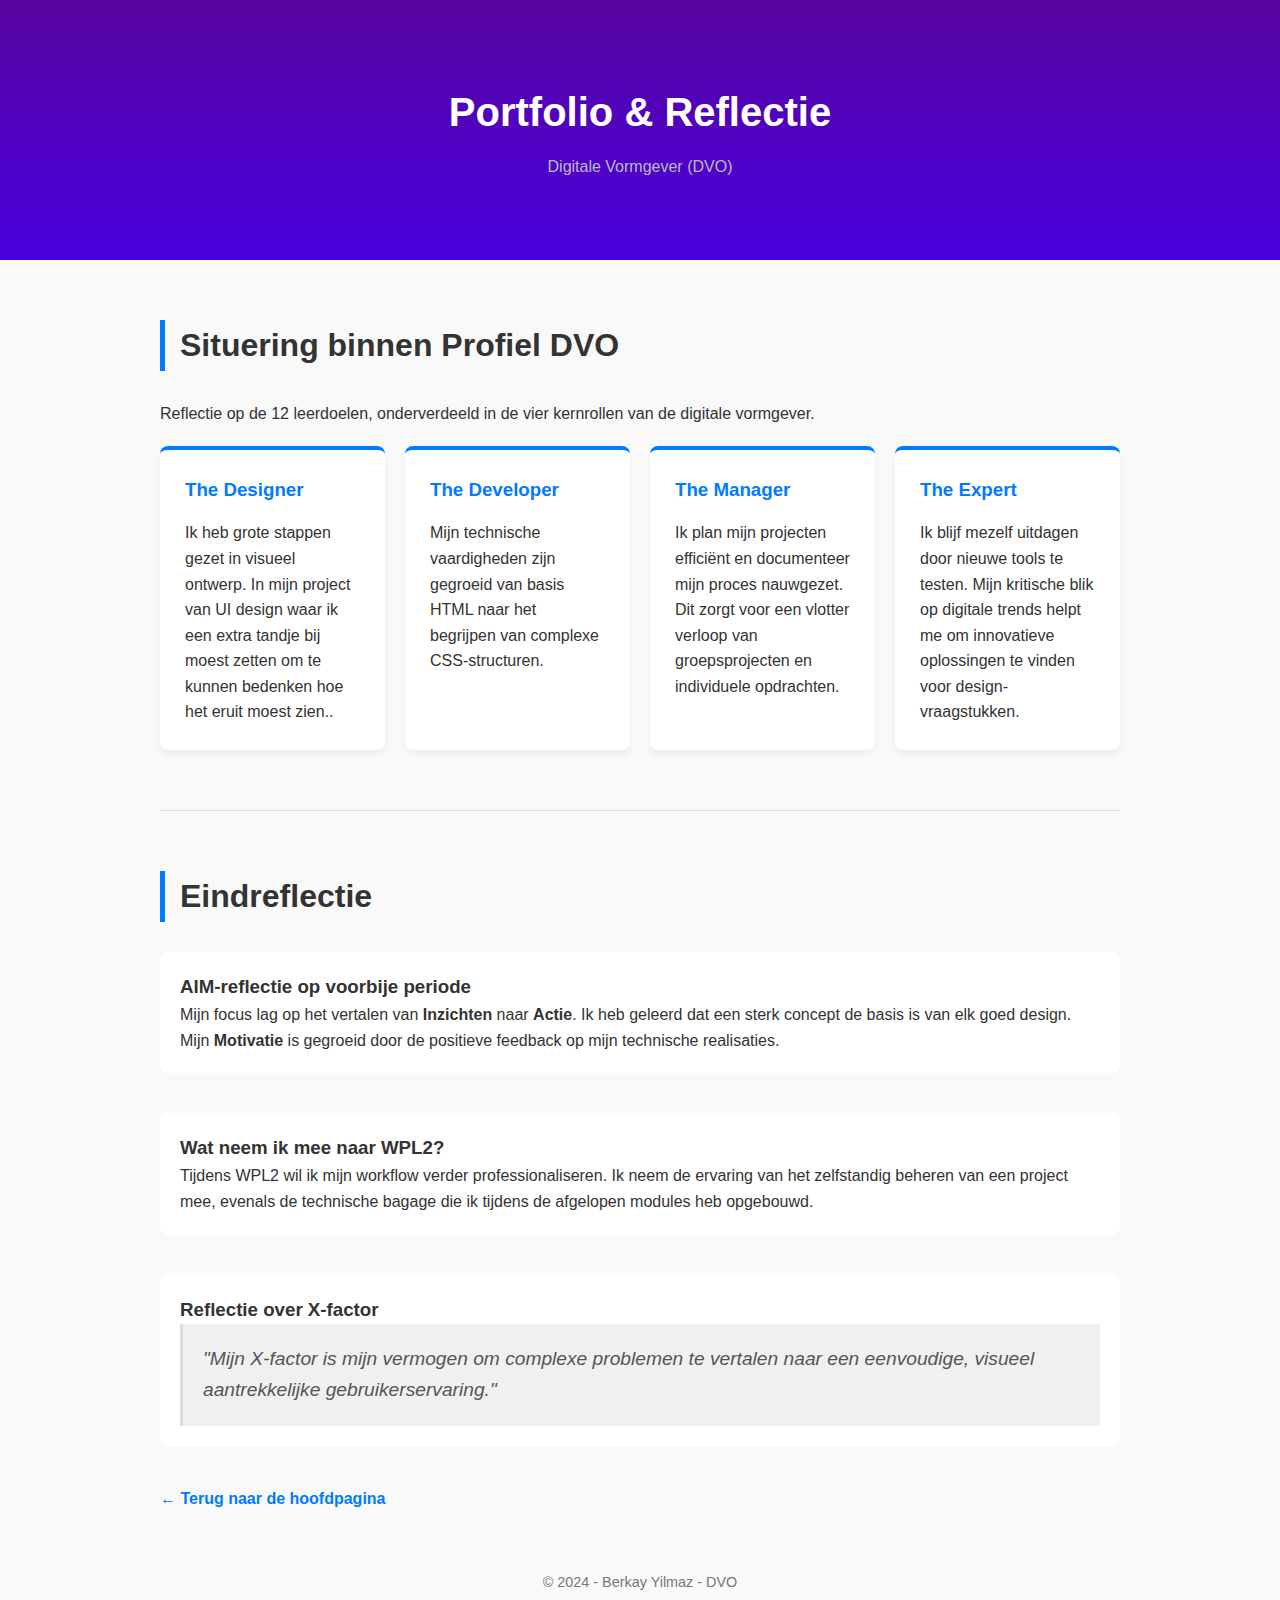
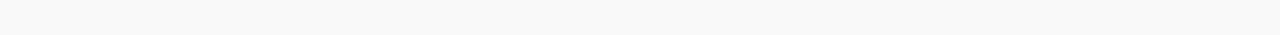
<file: portfolio/Index.html>
<!DOCTYPE html>
<html lang="nl">
<head>
    <meta charset="UTF-8">
    <meta name="viewport" content="width=device-width, initial-scale=1.0">
    <title>Portfolio | Situering & Reflectie</title>
    <link rel="stylesheet" href="Portfolio.css">
</head>
<body>

<header>
    <div class="container">
        <h1>Portfolio & Reflectie</h1>
        <p class="subtitle">Digitale Vormgever (DVO)</p>
    </div>
</header>

<main class="container">
    <section id="leerdoelen">
        <h2>Situering binnen Profiel DVO</h2>
        <p>Reflectie op de 12 leerdoelen, onderverdeeld in de vier kernrollen van de digitale vormgever.</p>

        <div class="grid">
            <div class="card">
                <h3>The Designer</h3>
                <p>Ik heb grote stappen gezet in visueel ontwerp. In mijn project van UI design waar ik een extra tandje bij moest zetten om te kunnen bedenken hoe het eruit moest zien..</p>
            </div>
            <div class="card">
                <h3>The Developer</h3>
                <p>Mijn technische vaardigheden zijn gegroeid van basis HTML naar het begrijpen van complexe CSS-structuren.</p>
            </div>
            <div class="card">
                <h3>The Manager</h3>
                <p>Ik plan mijn projecten efficiënt en documenteer mijn proces nauwgezet. Dit zorgt voor een vlotter verloop van groepsprojecten en individuele opdrachten.</p>
            </div>
            <div class="card">
                <h3>The Expert</h3>
                <p>Ik blijf mezelf uitdagen door nieuwe tools te testen. Mijn kritische blik op digitale trends helpt me om innovatieve oplossingen te vinden voor design-vraagstukken.</p>
            </div>
        </div>
    </section>

    <hr>

    <section id="reflectie">
        <h2>Eindreflectie</h2>

        <div class="reflectie-item">
            <h3>AIM-reflectie op voorbije periode</h3>
            <p>Mijn focus lag op het vertalen van <strong>Inzichten</strong> naar <strong>Actie</strong>. Ik heb geleerd dat een sterk concept de basis is van elk goed design. Mijn <strong>Motivatie</strong> is gegroeid door de positieve feedback op mijn technische realisaties.</p>
        </div>

        <div class="reflectie-item">
            <h3>Wat neem ik mee naar WPL2?</h3>
            <p>Tijdens WPL2 wil ik mijn workflow verder professionaliseren. Ik neem de ervaring van het zelfstandig beheren van een project mee, evenals de technische bagage die ik tijdens de afgelopen modules heb opgebouwd.</p>
        </div>

        <div class="reflectie-item">
            <h3>Reflectie over X-factor</h3>
            <blockquote class="x-factor">
                "Mijn X-factor is mijn vermogen om complexe problemen te vertalen naar een eenvoudige, visueel aantrekkelijke gebruikerservaring."
            </blockquote>
        </div>
    </section>

    <div class="back-link">
        <a href="../index.html">&larr; Terug naar de hoofdpagina</a>
    </div>
</main>

<footer>
    <p>&copy; 2024 - Berkay Yilmaz - DVO</p>
</footer>

</body>
</html>
</file>
<file: portfolio/Portfolio.css>
/* Basis Reset */
* {
    margin: 0;
    padding: 0;
    box-sizing: border-box;
}

body {
    font-family: 'Segoe UI', Tahoma, Geneva, Verdana, sans-serif;
    line-height: 1.6;
    color: #333;
    background-color: #f9f9f9;
}


html::-webkit-scrollbar {
    width: 0.8rem;
    border-radius: 6px;
}
html::-webkit-scrollbar-track {
    background: rgb(235, 202, 245);
}
html::-webkit-scrollbar-thumb {
    background: #420177;
}

.container {
    max-width: 1000px;
    margin: 0 auto;
    padding: 20px;
}

/* Header */
header {
    background: linear-gradient(to bottom, #57059e, #4a00e0);
    color: white;
    padding: 60px 0;
    text-align: center;
    margin-bottom: 40px;
}

header h1 {
    font-size: 2.5rem;
    margin-bottom: 10px;
}

.subtitle {
    font-weight: 300;
    color: #bbb;
}

/* Grid & Cards */
.grid {
    display: grid;
    grid-template-columns: repeat(auto-fit, minmax(200px, 1fr));
    gap: 20px;
    margin-top: 20px;
}

.card {
    background: white;
    padding: 25px;
    border-radius: 8px;
    box-shadow: 0 4px 6px rgba(0,0,0,0.05);
    border-top: 4px solid #007bff;
}

.card h3 {
    margin-bottom: 15px;
    color: #007bff;
}

/* Reflectie Sectie */
h2 {
    margin-bottom: 30px;
    font-size: 2rem;
    border-left: 5px solid #007bff;
    padding-left: 15px;
}

.reflectie-item {
    margin-bottom: 40px;
    background: white;
    padding: 20px;
    border-radius: 8px;
}

.x-factor {
    font-style: italic;
    font-size: 1.2rem;
    color: #555;
    padding: 20px;
    border-left: 3px solid #ddd;
    background: #f0f0f0;
}

hr {
    border: 0;
    height: 1px;
    background: #ddd;
    margin: 60px 0;
}

footer {
    text-align: center;
    padding: 40px;
    color: #777;
    font-size: 0.9rem;
}

/* Links */
a {
    color: #007bff;
    text-decoration: none;
    font-weight: bold;
}

a:hover {
    text-decoration: underline;
}
</file>
